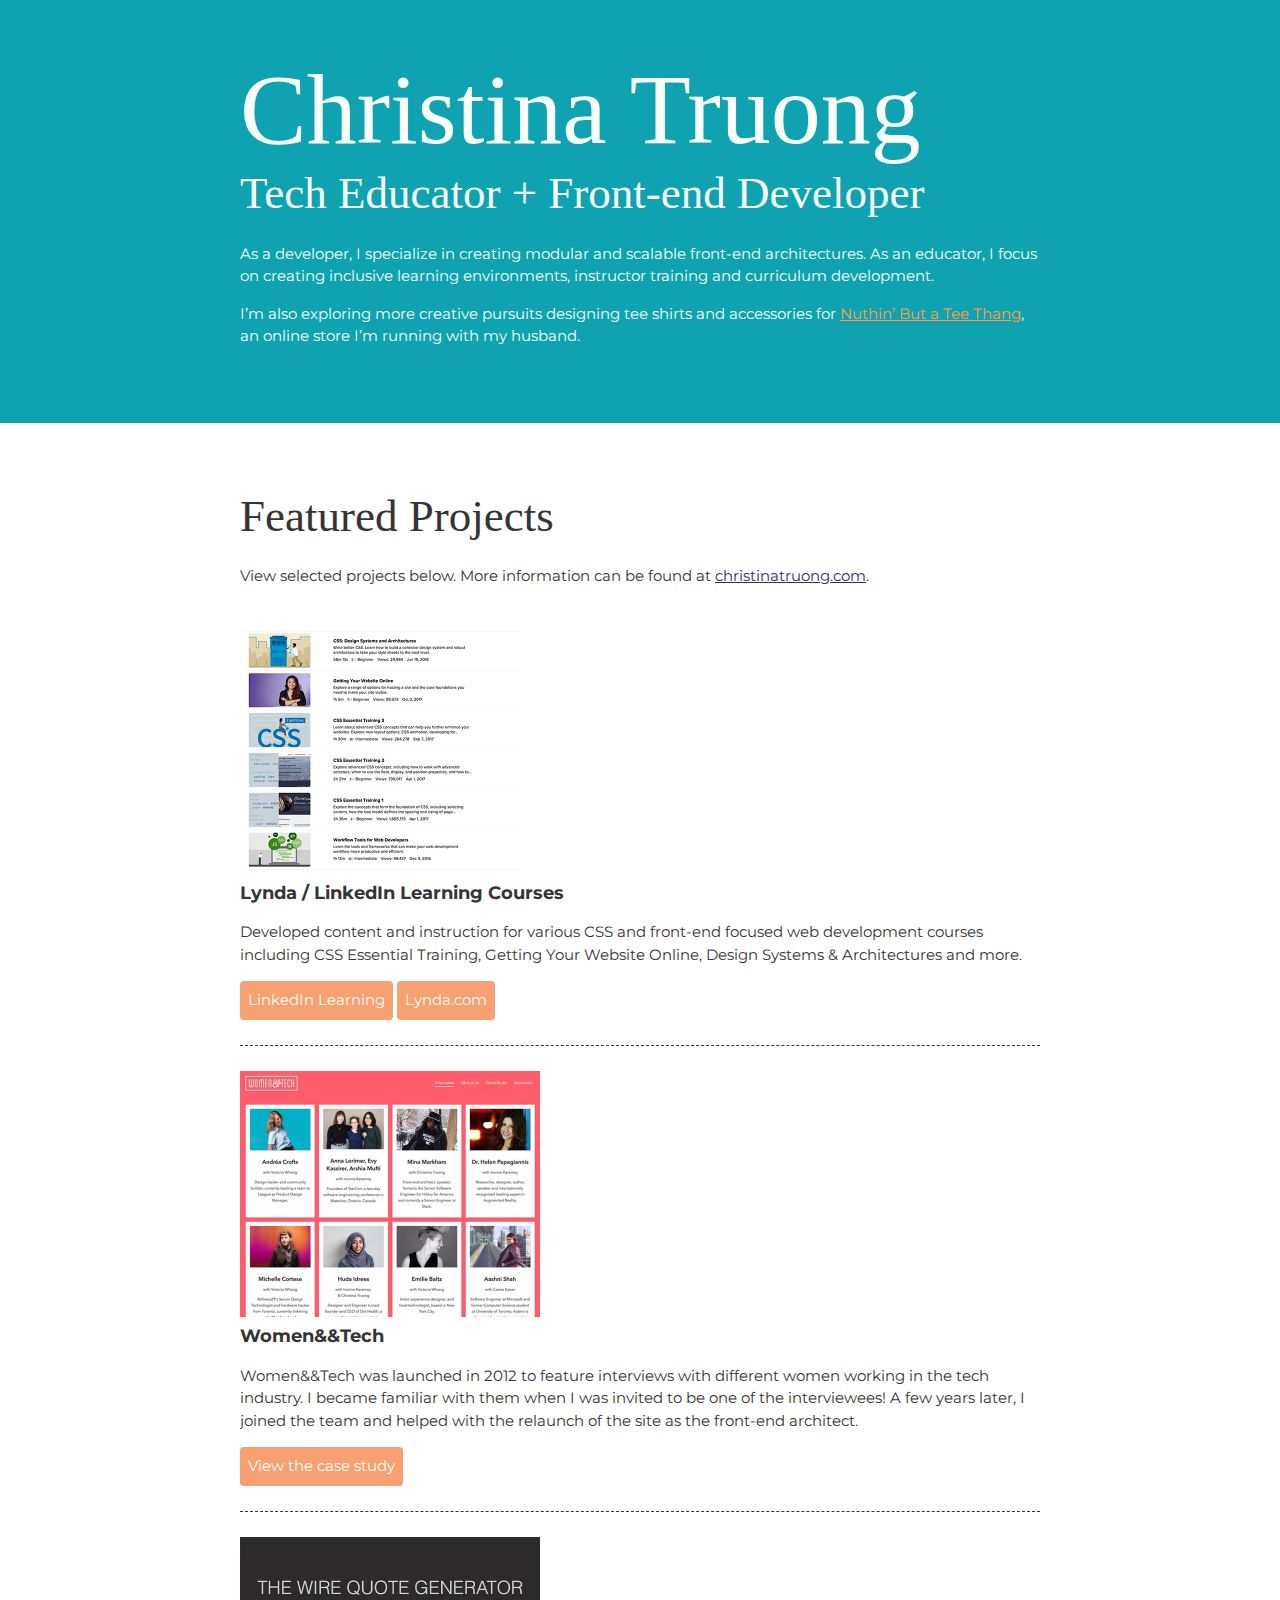
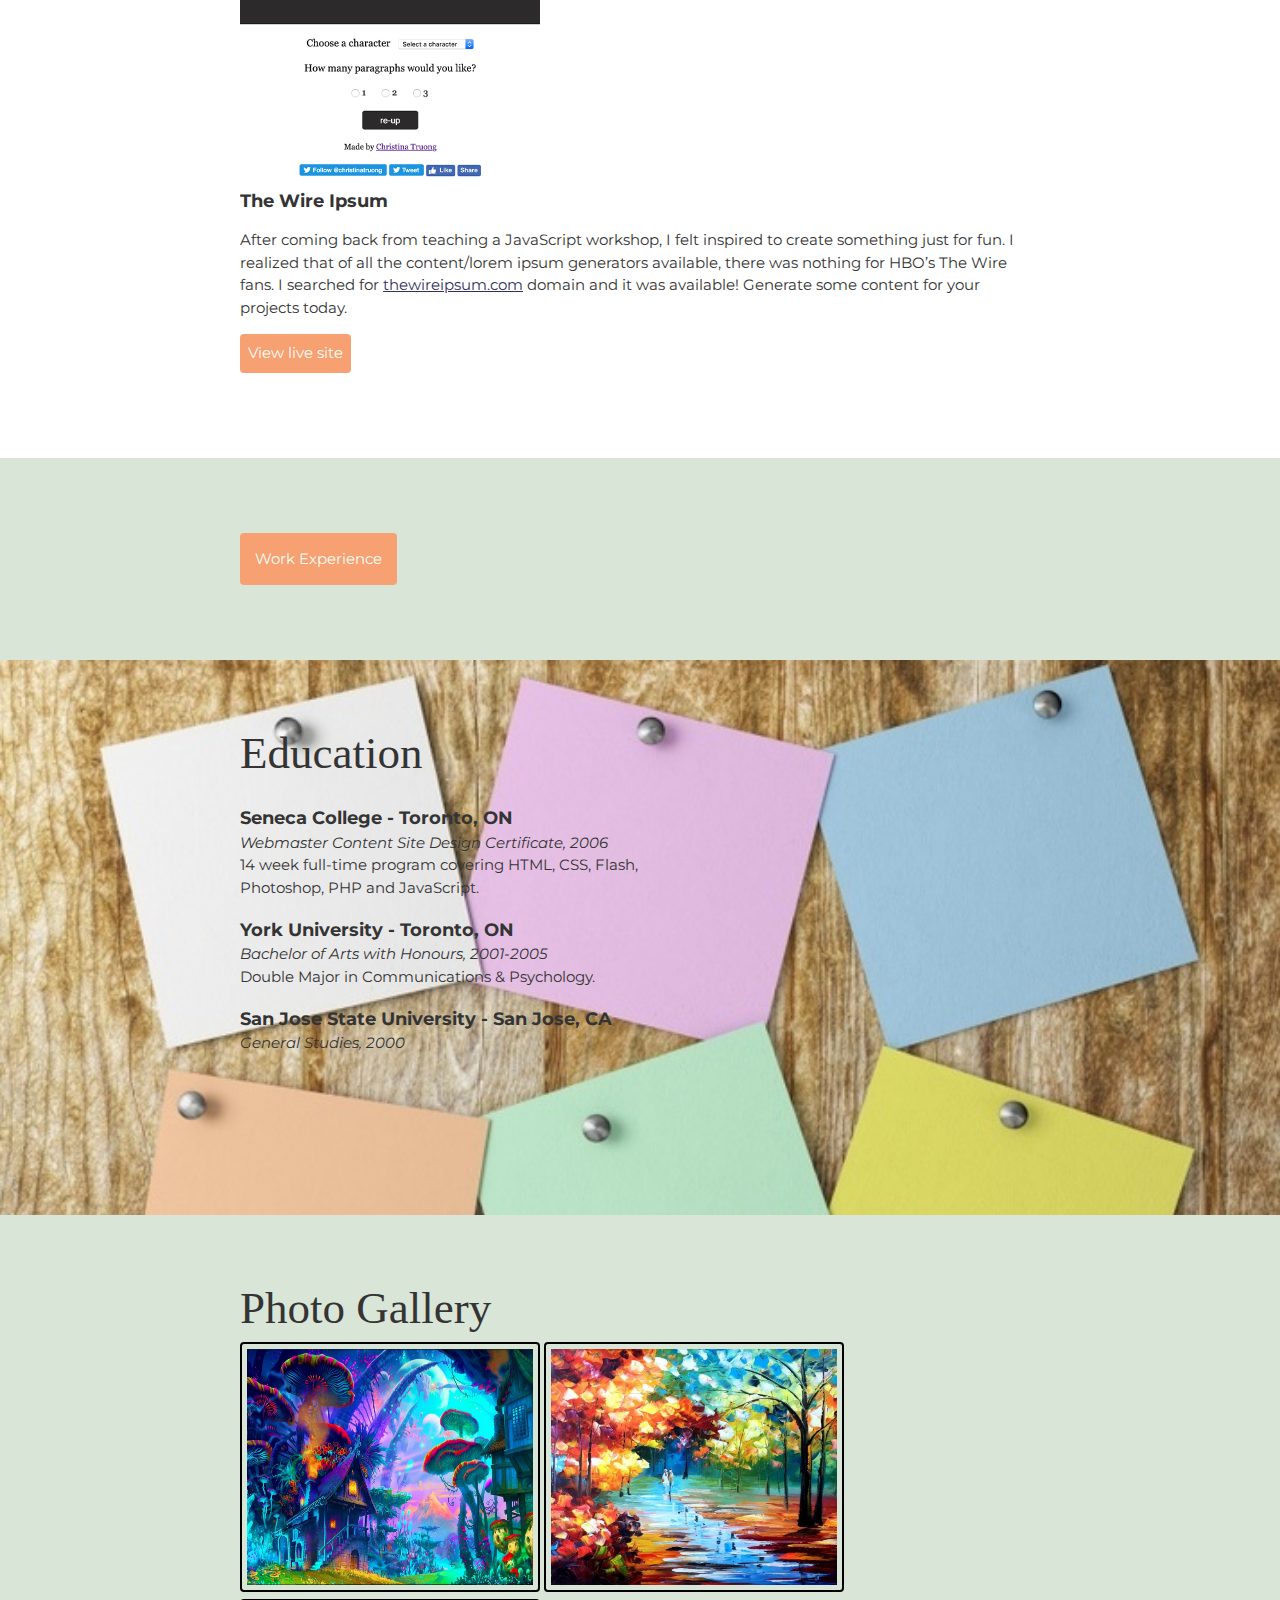
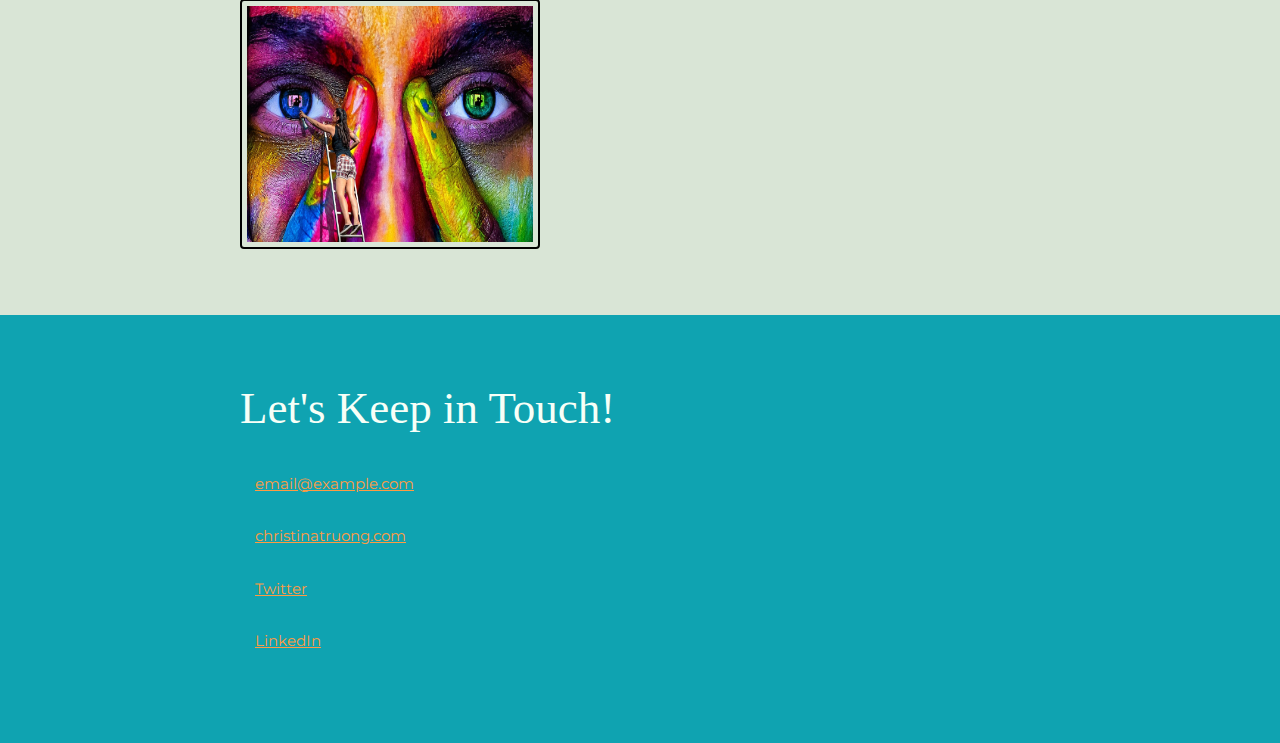
<file: index.html>
<!DOCTYPE html>
<html lang="en">
  <head>
    <meta charset="UTF-8">
    <meta name="viewport" content="width=device-width, initial-scale=1.0">
    <title>Christina Truong, Tech Educator + Front-end Developer</title>
    <link href="https://fonts.googleapis.com/css?family=Caveat|Montserrat:400,600&display=swap" rel="stylesheet">
    <link rel="stylesheet" href="css/styles.css">
  </head>
  <body>
    <main>
      <!-- ***************  ABOUT / PROFILE  **************** -->
      <header>
        <div class="content-wrap">
          <h1>Christina Truong</h1>
          <h2>Tech Educator + Front-end Developer</h2>

          <p>As a developer, I specialize in creating modular and scalable front-end architectures. As an educator, I focus on creating inclusive learning environments, instructor training and curriculum development.</p>
          <p>I’m also exploring more creative pursuits designing tee shirts and accessories for <a href="http://teethang.com" target="_blank">Nuthin’ But a Tee Thang</a>, an online store I’m running with my husband.</p>
        </div>
      </header>

      <!-- ************ PROJECTS / PORTFOLIO  ************** -->
      <section class="projects">
        <div class="content-wrap divider">
          <h2>Featured Projects</h2>
          <p>View selected projects below. More information can be found at <a href="http://christinatruong.com">christinatruong.com</a>.</p>

          <!-- Project 1 -->
          <section class="project-item">
            <img src="images/project-courses.jpg" alt="Lynda & LinkedIn Learning course list">
            <h3>Lynda / LinkedIn Learning Courses</h3>
            <p>Developed content and instruction for various CSS and front-end focused web development courses including CSS Essential Training, Getting Your Website Online, Design Systems & Architectures and more.</p>
            <a class="btn" href="https://www.linkedin.com/learning/instructors/christina-truong?u=2125562" target="_blank">LinkedIn Learning</a>
            <a class="btn" href="https://www.lynda.com/Christina-Truong/7842227-1.html">Lynda.com</a>
          </section>

          <!-- Project 2 -->
          <section class="project-item">
            <img src="images/project-women-tech.jpg" alt="Women and Tech website">
            <h3>Women&&Tech</h3>
            <p>Women&&Tech was launched in 2012 to feature interviews with different women working in the tech industry. I became familiar with them when I was invited to be one of the interviewees! A few years later, I joined the team and helped with the relaunch of the site as the front-end architect.</p>
            <a class="btn" href="http://christinatruong.com/projects/women-and-tech-redesign.html" target="_blank">View the case study</a>
          </section>

          <!-- Project 3 -->
          <section class="project-item">
            <img src="images/project-wire-ipsum.jpg" alt="The Wire Ipsum website">
            <h3>The Wire Ipsum</h3>
            <p>After coming back from teaching a JavaScript workshop, I felt inspired to create something just for fun. I realized that of all the content/lorem ipsum generators available, there was nothing for HBO’s The Wire fans. I searched for <a href="http://thewireipsum.com" target="_blank">thewireipsum.com</a> domain and it was available! Generate some content for your projects today.</p>
            <a class="btn" href="http://thewireipsum.com" target="_blank">View live site</a>
          </section>
        </div>
      </section>

      <!-- ****************  WORK EXPERIENCE  ******************** -->
      <section class="work-experience">
        <div class="content-wrap item-details divider">
          <p><a class ="btn" href="file:///Users/krissy/Documents/GitHub/css-basic-challenge-KrissyvanD/Challenge2_CSS_Basics(1)/Work-experience.html" target="_blank">Work Experience</a></p>
          </section>

      <!-- *************  EDUCATION & CERTIFICATIONS *********** -->
      <section class="education">
        <div class="content-wrap item-details">
          <h2>Education</h2>

          <section>
            <h3>Seneca College - Toronto, ON</h3>
            <p>Webmaster Content Site Design Certificate, 2006</p>
            <p>14 week full-time program covering HTML, CSS, Flash, Photoshop, PHP and JavaScript.</p>
          </section>

          <section>
            <h3>York University - Toronto, ON</h3>
            <p>Bachelor of Arts with Honours, 2001-2005</p>
            <p>Double Major in Communications & Psychology.</p>
          </section>

          <section>
            <h3>San Jose State University - San Jose, CA</h3>
            <p>General Studies, 2000</p>
          </section>
        </div>
      </section>

      <!-- *************  PHOTO GALLERY *********** -->
      <section class="work-experience">
          <div class="content-wrap item-details">
            <h2>Photo Gallery</h2>
            <a target = "_blank" href="images/Pic-1.jpg">
            <img class="gallery" src="images/Pic-1.jpg"></a>
            <a target = "_blank" href="images/forest.jpg">
            <img class="gallery" src="images/forest.jpg"></a>
            <a target = "_blank" href="images/wall.jpg">
            <img class="gallery" src="images/wall.jpg"></a>
            </div>
          </section>

      <!-- ************  CONTACT INFO / SOCIAL MEDIA  ************ -->
      <footer>
        <div class="content-wrap">
          <h2>Let's Keep in Touch!</h2>

          <!-- Social media and contact links. Add or remove any networks. -->
          <ul class="contact-list">
            <li><a href="mailto:email@example.com">email@example.com</a></li>
            <li><a href="http://christinatruong.com" target="_blank">christinatruong.com</a></li>
            <li><a href="http://twitter.com/christinatruong" target="_blank">Twitter</a></li>
            <li><a href="#" target="_blank">LinkedIn</a></li>
          </ul>
        </div>
      </footer>
    </main>
  </body>
</html>
</file>
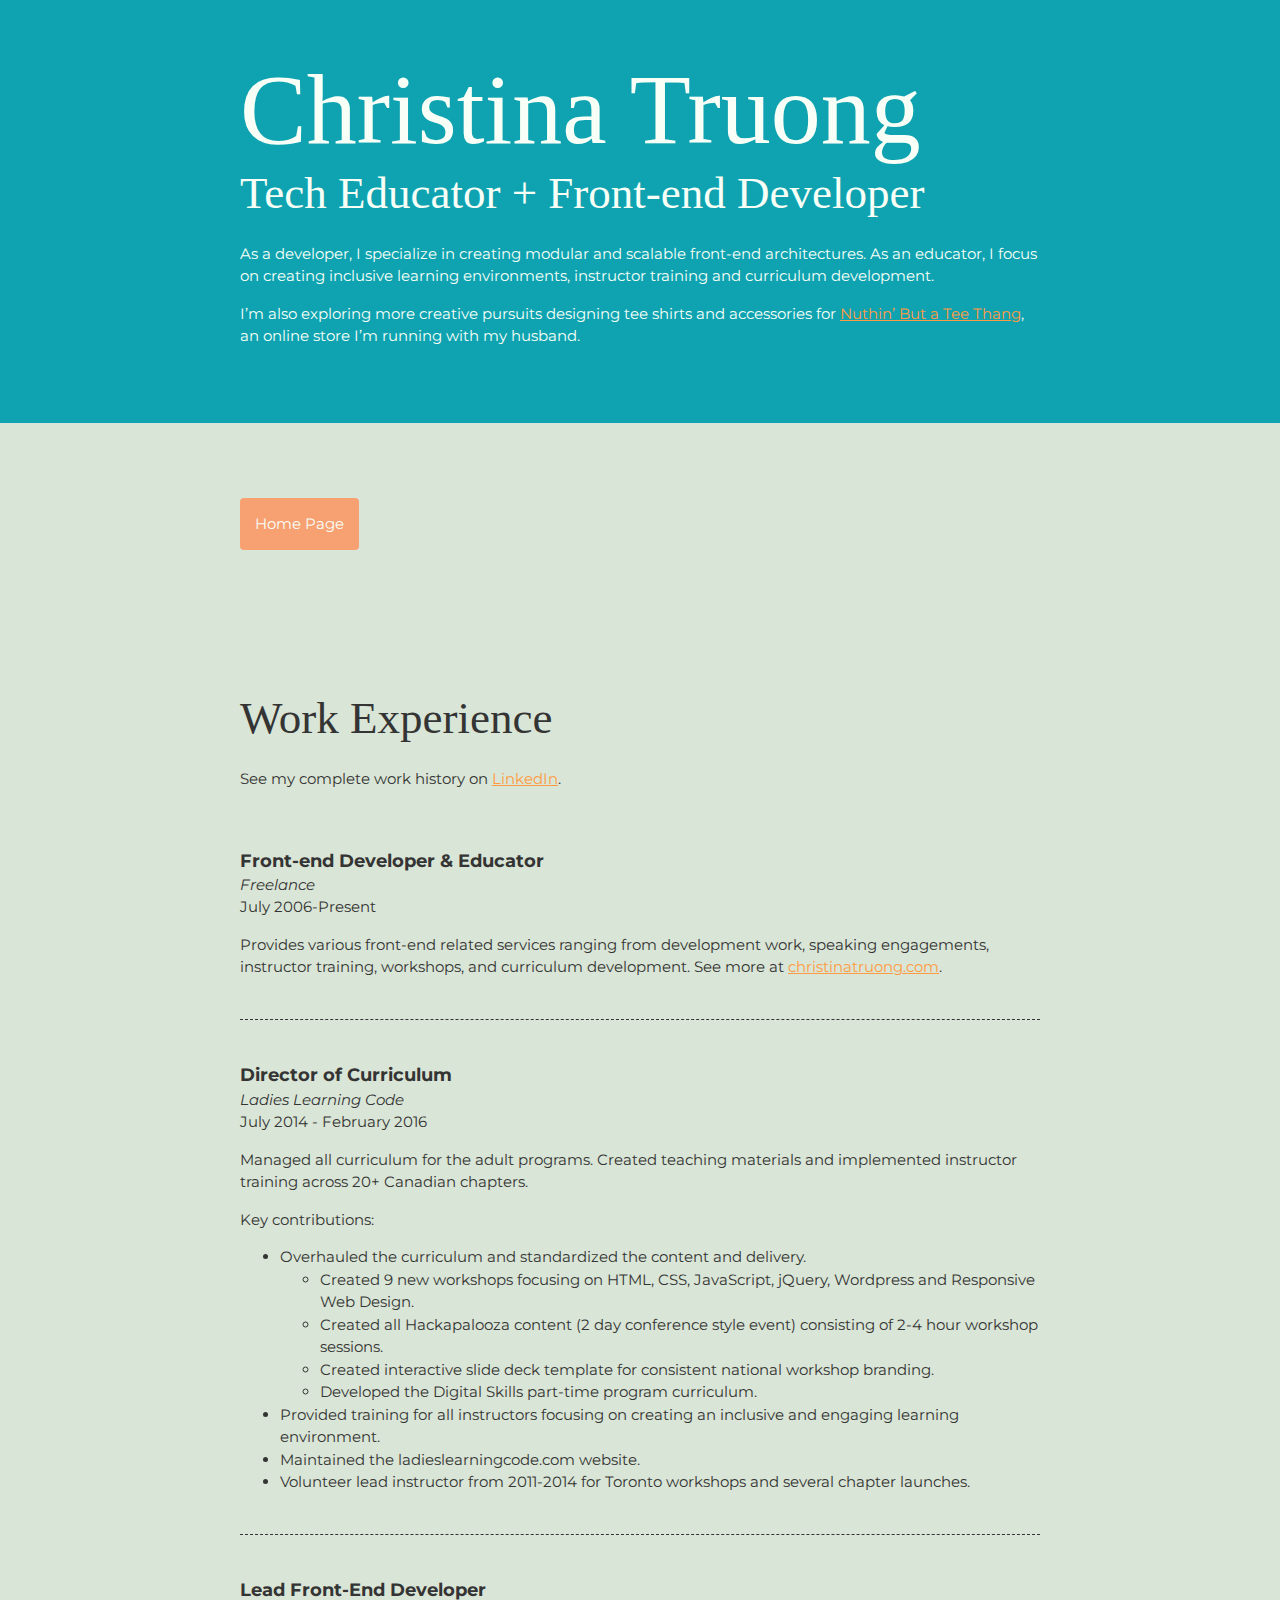
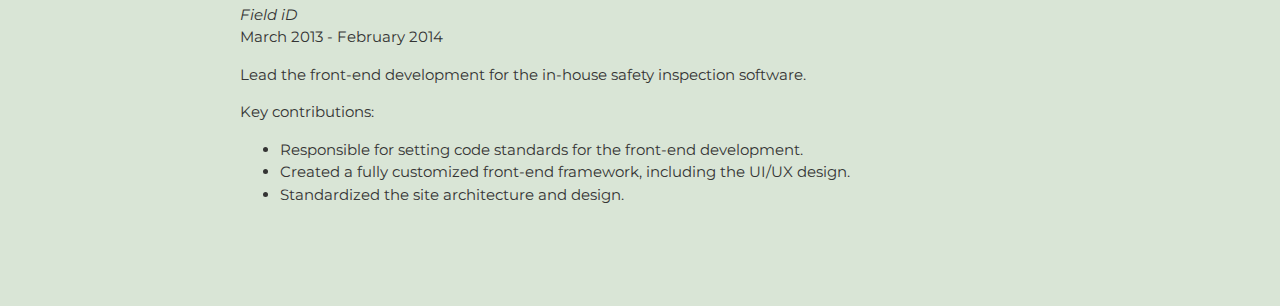
<file: Work-experience.html>
<!DOCTYPE html>
<html lang="en">
  <head>
    <meta charset="UTF-8">
    <meta name="viewport" content="width=device-width, initial-scale=1.0">
    <title>Christina Truong, Tech Educator + Front-end Developer</title>
    <link href="https://fonts.googleapis.com/css?family=Caveat|Montserrat:400,600&display=swap" rel="stylesheet">
    <link rel="stylesheet" href="css/styles.css">
  </head>
  <body>
    <main>
      <!-- ***************  ABOUT / PROFILE  **************** -->
      <header>
        <div class="content-wrap">
          <h1>Christina Truong</h1>
          <h2>Tech Educator + Front-end Developer</h2>

          <p>As a developer, I specialize in creating modular and scalable front-end architectures. As an educator, I focus on creating inclusive learning environments, instructor training and curriculum development.</p>
          <p>I’m also exploring more creative pursuits designing tee shirts and accessories for <a href="http://teethang.com" target="_blank">Nuthin’ But a Tee Thang</a>, an online store I’m running with my husband.</p>
        </div>
      </header>
<!-- ****************  index  ******************** -->
<section class ="index">
        <div class="content-wrap item-details divider">
    <p><a class ="btn" href="file:///Users/krissy/Documents/GitHub/css-basic-challenge-KrissyvanD/Challenge2_CSS_Basics(1)/index.html" target="_blank">Home Page</a></p>
</section>

     <!-- ****************  WORK EXPERIENCE  ******************** -->
  <section class="work-experience">
    <div class="content-wrap item-details divider">
      <h2>Work Experience</h2>
      <p>See my complete work history on <a href="https://www.linkedin.com/in/christinatruong/">LinkedIn</a>.</p>

      <!-- Job 1 -->
      <section class="job-item">
        <div class="job-details">
          <h3>Front-end Developer & Educator</h3>
          <p>Freelance</p>
          <p>July 2006-Present</p>
        </div>
        <div class="job-summary">
          <p>Provides various front-end related services ranging from development work, speaking engagements, instructor training, workshops, and curriculum development. See more at  <a href="http://christinatruong.com">christinatruong.com</a>.</p>
        </div>
      </section>

      <!-- Job 2 -->
      <section class="job-item">
        <div class="job-details">
          <h3>Director of Curriculum</h3>
          <p>Ladies Learning Code</p>
          <p>July 2014 - February 2016</p>
        </div>
        <div class="job-summary">
          <p>Managed all curriculum for the adult programs. Created teaching materials and implemented instructor training across 20+ Canadian chapters.</p>
          <p>Key contributions:</p>
          <ul>
            <li>Overhauled the curriculum and standardized the content and delivery.
              <ul>
                <li>Created 9 new workshops focusing on HTML, CSS, JavaScript, jQuery, Wordpress and Responsive Web Design.</li>
                <li>Created all Hackapalooza content (2 day conference style event) consisting of 2-4 hour workshop sessions.</li>
                <li>Created interactive slide deck template for consistent national workshop branding.</li>
                <li>Developed the Digital Skills part-time program curriculum.</li>
              </ul>
            </li>
            <li>Provided training for all instructors focusing on creating an inclusive and engaging learning environment.</li>
            <li>Maintained the ladieslearningcode.com website.</li>
            <li>Volunteer lead instructor from 2011-2014 for Toronto workshops and several chapter launches.</li>
          </ul>
        </div>
      </section>

      <!-- Job 3 -->
      <section class="job-item">
        <div class="job-details">
          <h3>Lead Front-End Developer</h3>
          <p>Field iD</p>
          <p>March 2013 - February 2014</p>
        </div>
        <div class="job-summary">
          <p>Lead the front-end development for the in-house safety inspection software.</p>
          <p>Key contributions:</p>
          <ul>
            <li>Responsible for setting code standards for the front-end development.</li>
            <li>Created a fully customized front-end framework, including the UI/UX design.</li>
            <li>Standardized the site architecture and design.</li>
          </ul>
        </div>
      </section>
    </div>
  </section>
</main>
</body>
</html>
</file>
<file: css/styles.css>
/*
COLOR PALETTE
https://coolors.co/0fa3b1-d9e5d6-eddea4-f7a072-ff9b42
#0FA3B1 - Blue-green
#D9E5D6 - Gainsboro
#EDDEA4 - pale greenish
#F7A072 - Light salmon
#FF9B42 - Neon Carrot
#FFFFFF - White
*/


/* Global styles
------------------------------------*/
html {
  box-sizing: border-box;
}
*, *:before, *:after {
  box-sizing: inherit;
}

body {
  color: #343434;
  margin: 0;
  padding: 0;
  font-family: 'Montserrat', sans-serif;
  font-size: 15px;
  line-height: 1.5;
}
img {
  width: 300px;
}

a {
  color: #FF9B42;
}
a:hover {
  text-decoration: none;
}
h1 {
  font-size: 100px;
  line-height: 1;
}
h2 {
  font-size: 45px;
}
h1, h2 {
  font-family: 'Bellefair', serif;
  font-weight: 400;
  margin: 0;
}
.content-wrap {
  max-width: 800px;
  width: 85%;
  margin: 0 auto;
  padding: 60px 0;
}
h3 {
  margin-bottom: 0;
}
.item-details h3 + p {
  font-style: italic;
}
.item-details h3 ~ p {
  margin: 0;
}
.divider > section {
  border-bottom: 1px dashed #343434;
  padding: 25px 0;
}
.divider > section:last-of-type {
  border-bottom: none;
}


/* Profile
------------------------------------*/
header {
  background: #0FA3B1;
  color: #F7FFF7;
}


/* Projects
------------------------------------*/
.projects {
  background: #FFFFFF;
}
.projects a {
  color: #2F3061;
}
.projects .btn {
  color: #F7FFF7;
  background: #F7A072;
  text-decoration: none;
  padding: 8px;
  border-radius: 4px;
  display: inline-block;
}
.projects .btn:hover {
  background: rgba(47, 48, 97, 80%);
}
.project-item {
  overflow: hidden;
}
.project-item h3 {
  margin-top: 0;
}


/* Work Experience
------------------------------------*/
.work-experience {
  background: #D9E5D6;
}
.work-experience .btn {
  color: #F7FFF7;
  background: #F7A072;
  text-decoration: none;
  padding: 15px;
  border-radius: 4px;
  display: inline-block;
}


/* Education
------------------------------------*/
.education {
  background-image: url(../images/post-it.jpg);
  background-size: cover;
  background-position: top right;
  padding-bottom: 100px;
}
.education p {
  width: 60%;
}


/* Contact Info
------------------------------------*/
footer {
  background: #0FA3B1;
  color: #F7FFF7;
}
.contact-list {
  list-style-type: none;
  padding: 0;
}
.contact-list a {
  padding: 15px;
  display: inline-block;
}

/* index
------------------------------------*/
.index {
  background: #D9E5D6;
}

.index .btn {
  color: #F7FFF7;
  background: #F7A072;
  text-decoration: none;
  padding: 15px;
  border-radius: 4px;
  display: inline-block;
}

  /* Photo gallery
------------------------------------*/
.gallery {
  border: 2px solid #000000;
  width: 300px;
  height: 250px;
border-radius: 4px;
padding: 5px;
}

img:hover{
  box-shadow: 0 0 2px 1px rgba(0, 140, 186,0.5);
}
</file>
